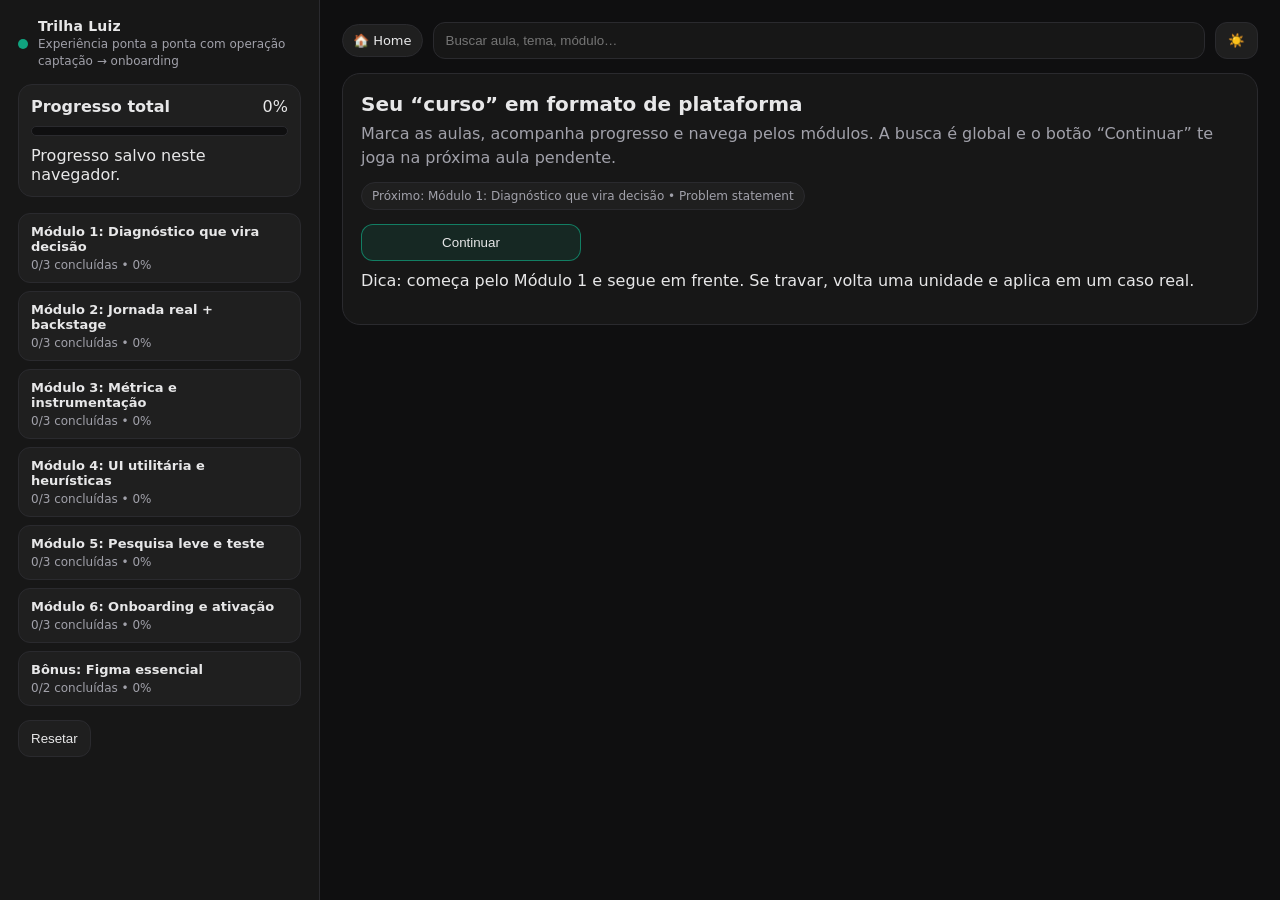
<file: index.html>
<!doctype html>
<html lang="pt-br" data-theme="dark">
<head>
  <meta charset="utf-8" />
  <meta name="viewport" content="width=device-width,initial-scale=1" />
  <title>Trilha Luiz</title>
  <link rel="stylesheet" href="assets/styles.css" />
  <script>window.PAGE_BASE = "./";</script>
</head>
<body data-page="home">
  <div class="app">
    <aside class="sidebar">
      <div class="brand">
        <span class="dot"></span>
        <div>
          <div class="h1">Trilha Luiz</div>
          <div class="sub">Experiência ponta a ponta com operação<br/>captação → onboarding</div>
        </div>
      </div>

      <div class="progressBox">
        <div class="row">
          <div style="font-weight:800;">Progresso total</div>
          <div class="pct" id="pctTotal">0%</div>
        </div>
        <div class="bar"><span id="barTotal"></span></div>
        <div class="muted" style="margin-top:10px;">Progresso salvo neste navegador.</div>
      </div>

      <div class="nav" id="nav"></div>

      <div class="sideActions">
        <button class="btn" id="resetBtn">Resetar</button>
      </div>
    </aside>

    <div class="overlay" id="overlay"></div>

    <main class="main">
      <div class="topbar">
        <div class="topbarMain">
          <div class="leftTop">
            <button class="btn icon menu" id="menuBtn" aria-label="Abrir menu">☰</button>
            <span class="chip">🏠 Home</span>
          </div>

          <div id="searchBar">
            <div class="searchWrap" id="searchWrap">
              <input class="searchInput" id="searchInput" placeholder="Buscar aula, tema, módulo…" />
              <div class="searchResults hidden" id="searchResults"></div>
            </div>
          </div>

          <div class="rightTop">
            <button class="btn icon search" id="searchBtn" aria-label="Buscar">🔎</button>
            <button class="btn" id="themeBtn">☀️ Claro</button>
          </div>
        </div>
      </div>

      <section id="homeView">
        <div class="card">
          <h1 class="title">Seu “curso” em formato de plataforma</h1>
          <p class="desc">
            Marca as aulas, acompanha progresso e navega pelos módulos. A busca é global e o botão “Continuar”
            te joga na próxima aula pendente.
          </p>

          <div class="pills">
            <span class="pill">Próximo: <span id="nextUp">-</span></span>
          </div>

          <div class="homeActions">
  <button class="btn primary" id="continueBtn">Continuar</button>
</div>

          <p class="muted" style="margin-top:10px;">
            Dica: começa pelo Módulo 1 e segue em frente. Se travar, volta uma unidade e aplica em um caso real.
          </p>
        </div>
      </section>

      <section id="moduleView" class="hidden"></section>
    </main>
  </div>

  <script src="assets/content.js"></script>
  <script src="assets/app.js"></script>
</body>
</html>
</file>
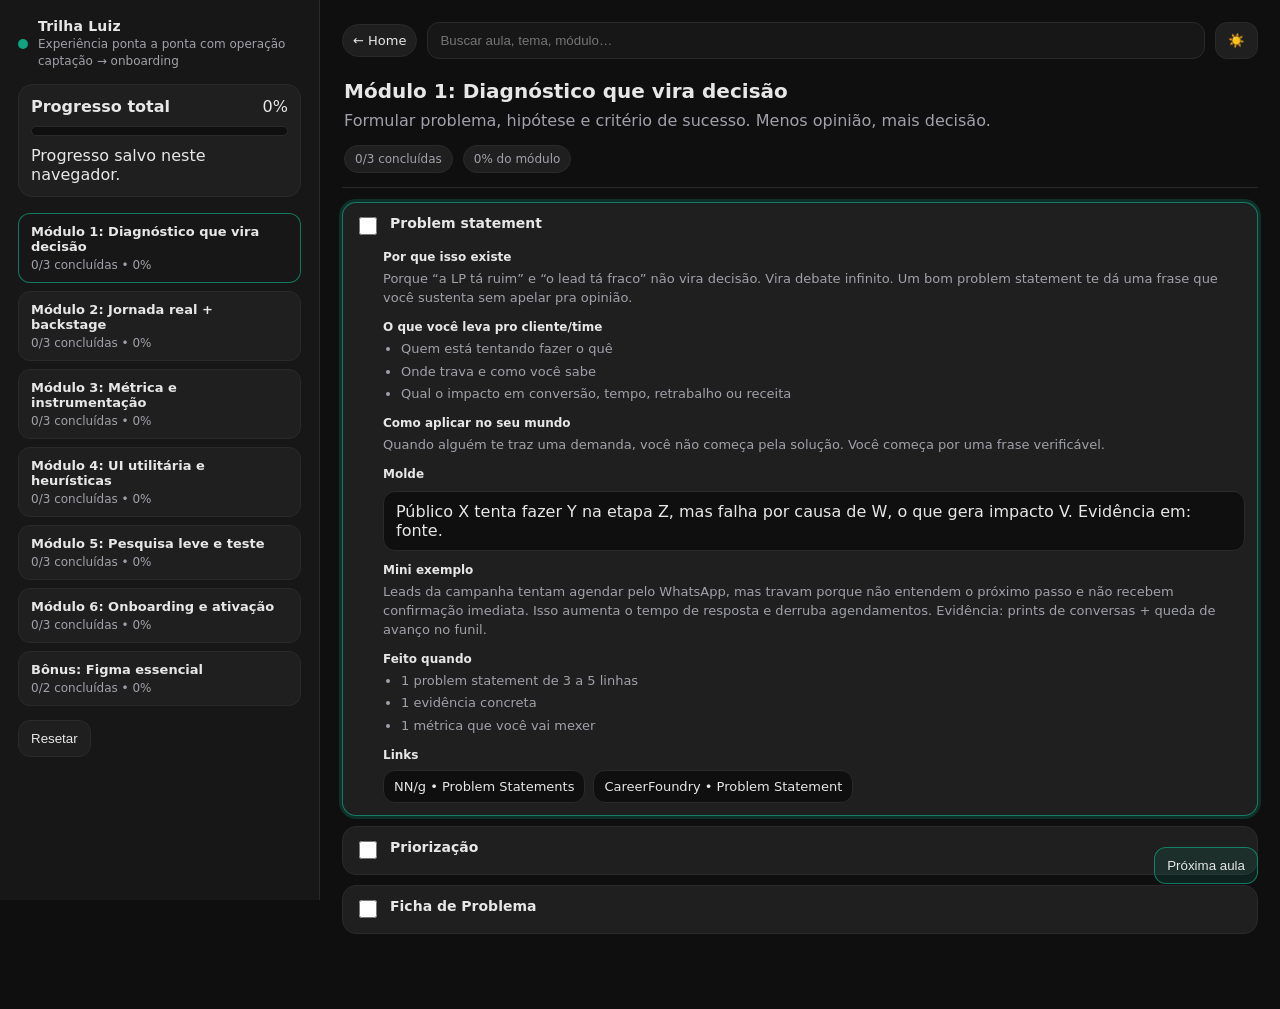
<file: m1/index.html>
<!doctype html>
<html lang="pt-br" data-theme="dark">
<head>
  <meta charset="utf-8" />
  <meta name="viewport" content="width=device-width,initial-scale=1" />
  <title>Trilha Luiz | Módulo</title>
  <link rel="stylesheet" href="../assets/styles.css" />
  <script>window.PAGE_BASE = "../";</script>
</head>
<body data-page="module" data-module="m1">
  <div class="app">
    <aside class="sidebar">
      <div class="brand">
        <span class="dot"></span>
        <div>
          <div class="h1">Trilha Luiz</div>
          <div class="sub">Experiência ponta a ponta com operação<br/>captação → onboarding</div>
        </div>
      </div>

      <div class="progressBox">
        <div class="row">
          <div style="font-weight:800;">Progresso total</div>
          <div class="pct" id="pctTotal">0%</div>
        </div>
        <div class="bar"><span id="barTotal"></span></div>
        <div class="muted" style="margin-top:10px;">Progresso salvo neste navegador.</div>
      </div>

      <div class="nav" id="nav"></div>

      <div class="sideActions">
        <button class="btn" id="resetBtn">Resetar</button>
      </div>
    </aside>

    <div class="overlay" id="overlay"></div>

    <main class="main">
      <div class="topbar">
        <div class="topbarMain">
          <div class="leftTop">
            <button class="btn icon menu" id="menuBtn" aria-label="Abrir menu">☰</button>
            <a class="chip" id="homeLink" href="../">← Home</a>
          </div>

          <div id="searchBar">
            <div class="searchWrap" id="searchWrap">
              <input class="searchInput" id="searchInput" placeholder="Buscar aula, tema, módulo…" />
              <div class="searchResults hidden" id="searchResults"></div>
            </div>
          </div>

          <div class="rightTop">
            <button class="btn icon search" id="searchBtn" aria-label="Buscar">🔎</button>
            <button class="btn" id="themeBtn">☀️ Claro</button>
          </div>
        </div>
      </div>

      <section id="moduleView">
        <header class="moduleHeader">
          <h1 class="title" id="modTitle">Carregando…</h1>
          <p class="desc" id="modDesc"></p>
          <div class="pills">
            <span class="pill" id="modMetaA">-</span>
            <span class="pill" id="modMetaB">-</span>
          </div>
        </header>

        <div id="lessons"></div>

        <div class="bottomActions">
          <button class="btn primary" id="nextBtn">Próxima aula</button>
        </div>
      </section>

      <section id="homeView" class="hidden"></section>
    </main>
  </div>

  <script src="../assets/content.js"></script>
  <script src="../assets/app.js"></script>
</body>
</html>
</file>
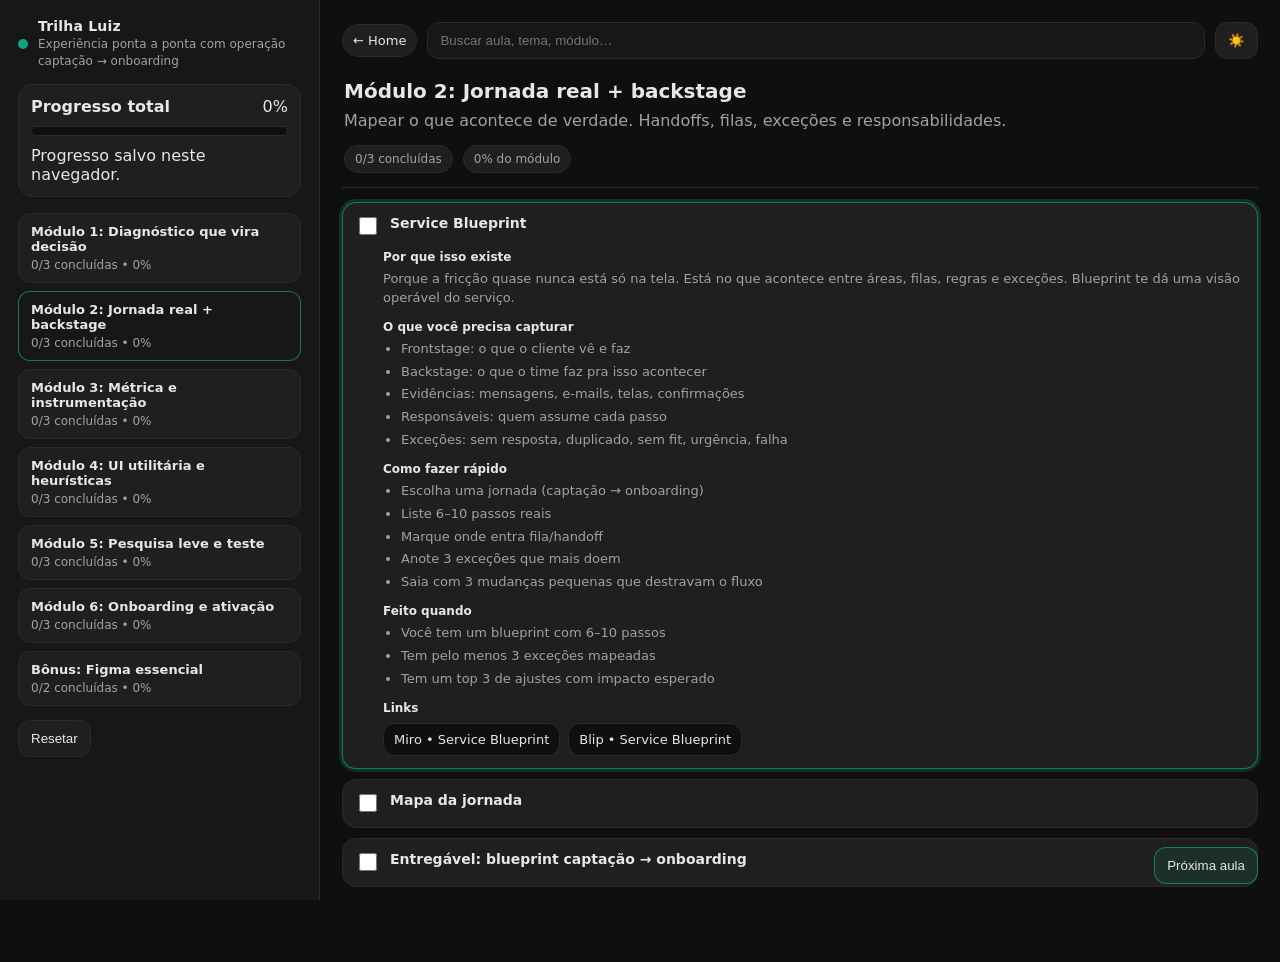
<file: m2/index.html>
<!doctype html>
<html lang="pt-br" data-theme="dark">
<head>
  <meta charset="utf-8" />
  <meta name="viewport" content="width=device-width,initial-scale=1" />
  <title>Trilha Luiz | Módulo</title>
  <link rel="stylesheet" href="../assets/styles.css" />
  <script>window.PAGE_BASE = "../";</script>
</head>
<body data-page="module" data-module="m2">
  <div class="app">
    <aside class="sidebar">
      <div class="brand">
        <span class="dot"></span>
        <div>
          <div class="h1">Trilha Luiz</div>
          <div class="sub">Experiência ponta a ponta com operação<br/>captação → onboarding</div>
        </div>
      </div>

      <div class="progressBox">
        <div class="row">
          <div style="font-weight:800;">Progresso total</div>
          <div class="pct" id="pctTotal">0%</div>
        </div>
        <div class="bar"><span id="barTotal"></span></div>
        <div class="muted" style="margin-top:10px;">Progresso salvo neste navegador.</div>
      </div>

      <div class="nav" id="nav"></div>

      <div class="sideActions">
        <button class="btn" id="resetBtn">Resetar</button>
      </div>
    </aside>

    <div class="overlay" id="overlay"></div>

    <main class="main">
      <div class="topbar">
        <div class="topbarMain">
          <div class="leftTop">
            <button class="btn icon menu" id="menuBtn" aria-label="Abrir menu">☰</button>
            <a class="chip" id="homeLink" href="../">← Home</a>
          </div>

          <div id="searchBar">
            <div class="searchWrap" id="searchWrap">
              <input class="searchInput" id="searchInput" placeholder="Buscar aula, tema, módulo…" />
              <div class="searchResults hidden" id="searchResults"></div>
            </div>
          </div>

          <div class="rightTop">
            <button class="btn icon search" id="searchBtn" aria-label="Buscar">🔎</button>
            <button class="btn" id="themeBtn">☀️ Claro</button>
          </div>
        </div>
      </div>

      <section id="moduleView">
        <header class="moduleHeader">
          <h1 class="title" id="modTitle">Carregando…</h1>
          <p class="desc" id="modDesc"></p>
          <div class="pills">
            <span class="pill" id="modMetaA">-</span>
            <span class="pill" id="modMetaB">-</span>
          </div>
        </header>

        <div id="lessons"></div>

        <div class="bottomActions">
          <button class="btn primary" id="nextBtn">Próxima aula</button>
        </div>
      </section>

      <section id="homeView" class="hidden"></section>
    </main>
  </div>

  <script src="../assets/content.js"></script>
  <script src="../assets/app.js"></script>
</body>
</html>
</file>
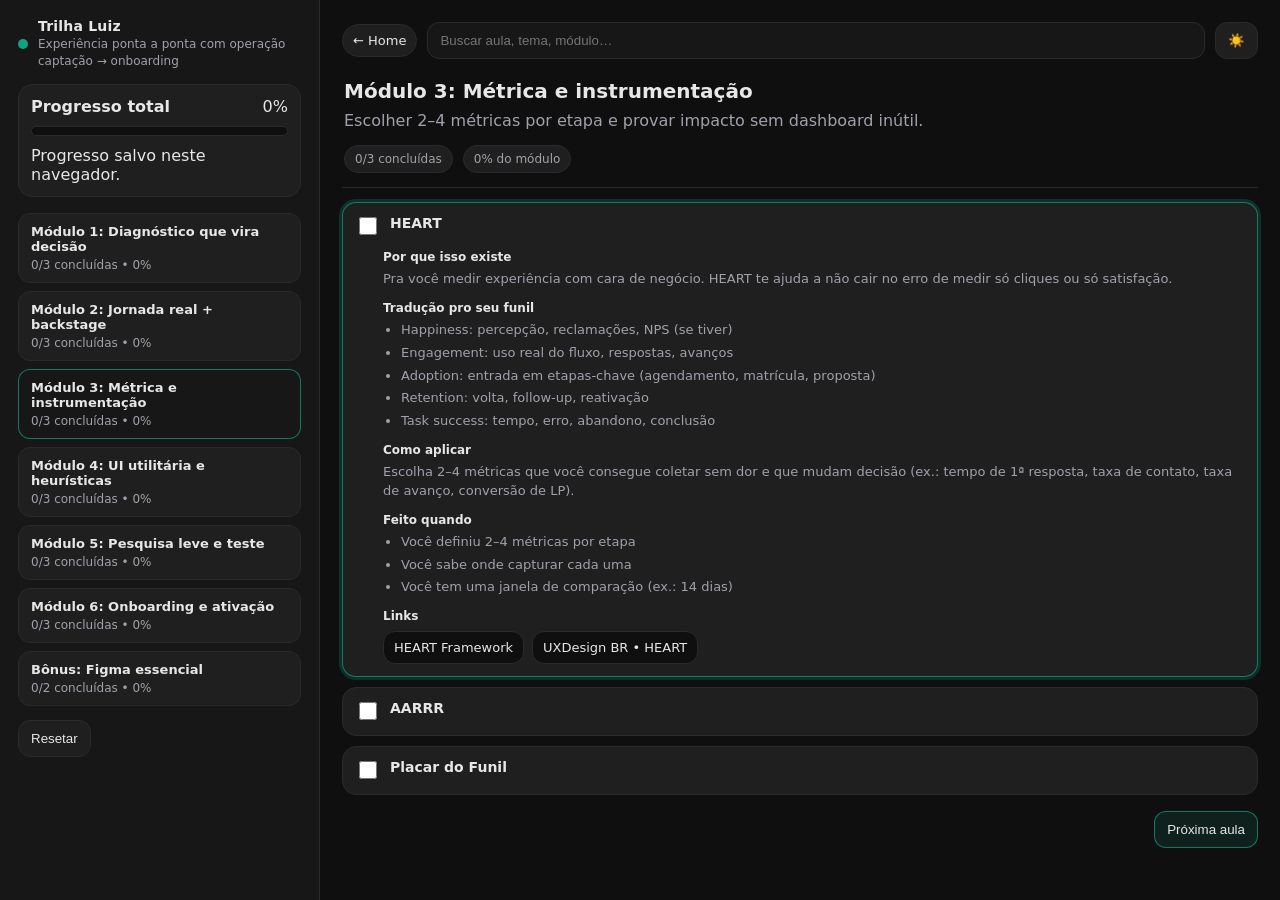
<file: m3/index.html>
<!doctype html>
<html lang="pt-br" data-theme="dark">
<head>
  <meta charset="utf-8" />
  <meta name="viewport" content="width=device-width,initial-scale=1" />
  <title>Trilha Luiz | Módulo</title>
  <link rel="stylesheet" href="../assets/styles.css" />
  <script>window.PAGE_BASE = "../";</script>
</head>
<body data-page="module" data-module="m3">
  <div class="app">
    <aside class="sidebar">
      <div class="brand">
        <span class="dot"></span>
        <div>
          <div class="h1">Trilha Luiz</div>
          <div class="sub">Experiência ponta a ponta com operação<br/>captação → onboarding</div>
        </div>
      </div>

      <div class="progressBox">
        <div class="row">
          <div style="font-weight:800;">Progresso total</div>
          <div class="pct" id="pctTotal">0%</div>
        </div>
        <div class="bar"><span id="barTotal"></span></div>
        <div class="muted" style="margin-top:10px;">Progresso salvo neste navegador.</div>
      </div>

      <div class="nav" id="nav"></div>

      <div class="sideActions">
        <button class="btn" id="resetBtn">Resetar</button>
      </div>
    </aside>

    <div class="overlay" id="overlay"></div>

    <main class="main">
      <div class="topbar">
        <div class="topbarMain">
          <div class="leftTop">
            <button class="btn icon menu" id="menuBtn" aria-label="Abrir menu">☰</button>
            <a class="chip" id="homeLink" href="../">← Home</a>
          </div>

          <div id="searchBar">
            <div class="searchWrap" id="searchWrap">
              <input class="searchInput" id="searchInput" placeholder="Buscar aula, tema, módulo…" />
              <div class="searchResults hidden" id="searchResults"></div>
            </div>
          </div>

          <div class="rightTop">
            <button class="btn icon search" id="searchBtn" aria-label="Buscar">🔎</button>
            <button class="btn" id="themeBtn">☀️ Claro</button>
          </div>
        </div>
      </div>

      <section id="moduleView">
        <header class="moduleHeader">
          <h1 class="title" id="modTitle">Carregando…</h1>
          <p class="desc" id="modDesc"></p>
          <div class="pills">
            <span class="pill" id="modMetaA">-</span>
            <span class="pill" id="modMetaB">-</span>
          </div>
        </header>

        <div id="lessons"></div>

        <div class="bottomActions">
          <button class="btn primary" id="nextBtn">Próxima aula</button>
        </div>
      </section>

      <section id="homeView" class="hidden"></section>
    </main>
  </div>

  <script src="../assets/content.js"></script>
  <script src="../assets/app.js"></script>
</body>
</html>
</file>
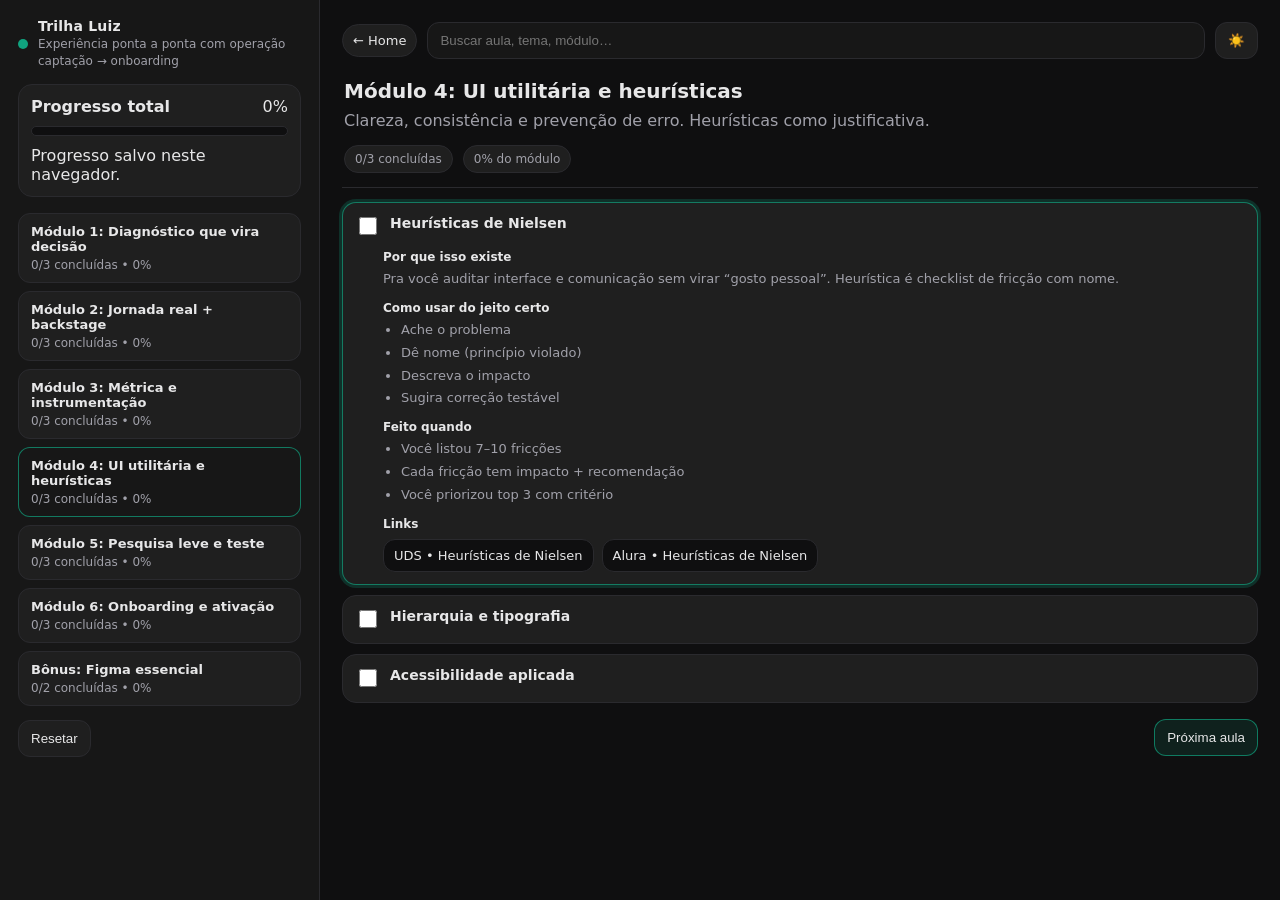
<file: m4/index.html>
<!doctype html>
<html lang="pt-br" data-theme="dark">
<head>
  <meta charset="utf-8" />
  <meta name="viewport" content="width=device-width,initial-scale=1" />
  <title>Trilha Luiz | Módulo</title>
  <link rel="stylesheet" href="../assets/styles.css" />
  <script>window.PAGE_BASE = "../";</script>
</head>
<body data-page="module" data-module="m4">
  <div class="app">
    <aside class="sidebar">
      <div class="brand">
        <span class="dot"></span>
        <div>
          <div class="h1">Trilha Luiz</div>
          <div class="sub">Experiência ponta a ponta com operação<br/>captação → onboarding</div>
        </div>
      </div>

      <div class="progressBox">
        <div class="row">
          <div style="font-weight:800;">Progresso total</div>
          <div class="pct" id="pctTotal">0%</div>
        </div>
        <div class="bar"><span id="barTotal"></span></div>
        <div class="muted" style="margin-top:10px;">Progresso salvo neste navegador.</div>
      </div>

      <div class="nav" id="nav"></div>

      <div class="sideActions">
        <button class="btn" id="resetBtn">Resetar</button>
      </div>
    </aside>

    <div class="overlay" id="overlay"></div>

    <main class="main">
      <div class="topbar">
        <div class="topbarMain">
          <div class="leftTop">
            <button class="btn icon menu" id="menuBtn" aria-label="Abrir menu">☰</button>
            <a class="chip" id="homeLink" href="../">← Home</a>
          </div>

          <div id="searchBar">
            <div class="searchWrap" id="searchWrap">
              <input class="searchInput" id="searchInput" placeholder="Buscar aula, tema, módulo…" />
              <div class="searchResults hidden" id="searchResults"></div>
            </div>
          </div>

          <div class="rightTop">
            <button class="btn icon search" id="searchBtn" aria-label="Buscar">🔎</button>
            <button class="btn" id="themeBtn">☀️ Claro</button>
          </div>
        </div>
      </div>

      <section id="moduleView">
        <header class="moduleHeader">
          <h1 class="title" id="modTitle">Carregando…</h1>
          <p class="desc" id="modDesc"></p>
          <div class="pills">
            <span class="pill" id="modMetaA">-</span>
            <span class="pill" id="modMetaB">-</span>
          </div>
        </header>

        <div id="lessons"></div>

        <div class="bottomActions">
          <button class="btn primary" id="nextBtn">Próxima aula</button>
        </div>
      </section>

      <section id="homeView" class="hidden"></section>
    </main>
  </div>

  <script src="../assets/content.js"></script>
  <script src="../assets/app.js"></script>
</body>
</html>
</file>
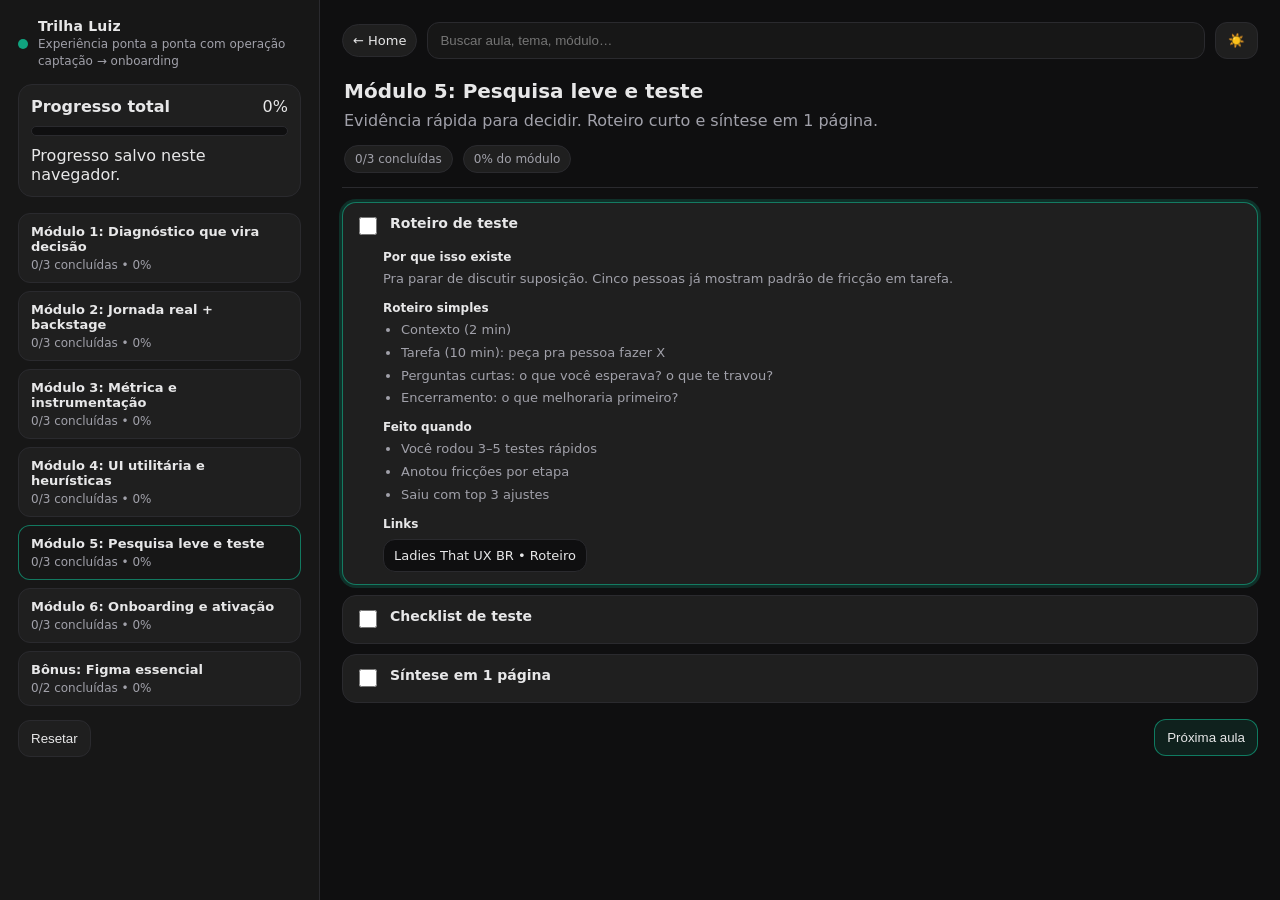
<file: m5/index.html>
<!doctype html>
<html lang="pt-br" data-theme="dark">
<head>
  <meta charset="utf-8" />
  <meta name="viewport" content="width=device-width,initial-scale=1" />
  <title>Trilha Luiz | Módulo</title>
  <link rel="stylesheet" href="../assets/styles.css" />
  <script>window.PAGE_BASE = "../";</script>
</head>
<body data-page="module" data-module="m5">
  <div class="app">
    <aside class="sidebar">
      <div class="brand">
        <span class="dot"></span>
        <div>
          <div class="h1">Trilha Luiz</div>
          <div class="sub">Experiência ponta a ponta com operação<br/>captação → onboarding</div>
        </div>
      </div>

      <div class="progressBox">
        <div class="row">
          <div style="font-weight:800;">Progresso total</div>
          <div class="pct" id="pctTotal">0%</div>
        </div>
        <div class="bar"><span id="barTotal"></span></div>
        <div class="muted" style="margin-top:10px;">Progresso salvo neste navegador.</div>
      </div>

      <div class="nav" id="nav"></div>

      <div class="sideActions">
        <button class="btn" id="resetBtn">Resetar</button>
      </div>
    </aside>

    <div class="overlay" id="overlay"></div>

    <main class="main">
      <div class="topbar">
        <div class="topbarMain">
          <div class="leftTop">
            <button class="btn icon menu" id="menuBtn" aria-label="Abrir menu">☰</button>
            <a class="chip" id="homeLink" href="../">← Home</a>
          </div>

          <div id="searchBar">
            <div class="searchWrap" id="searchWrap">
              <input class="searchInput" id="searchInput" placeholder="Buscar aula, tema, módulo…" />
              <div class="searchResults hidden" id="searchResults"></div>
            </div>
          </div>

          <div class="rightTop">
            <button class="btn icon search" id="searchBtn" aria-label="Buscar">🔎</button>
            <button class="btn" id="themeBtn">☀️ Claro</button>
          </div>
        </div>
      </div>

      <section id="moduleView">
        <header class="moduleHeader">
          <h1 class="title" id="modTitle">Carregando…</h1>
          <p class="desc" id="modDesc"></p>
          <div class="pills">
            <span class="pill" id="modMetaA">-</span>
            <span class="pill" id="modMetaB">-</span>
          </div>
        </header>

        <div id="lessons"></div>

        <div class="bottomActions">
          <button class="btn primary" id="nextBtn">Próxima aula</button>
        </div>
      </section>

      <section id="homeView" class="hidden"></section>
    </main>
  </div>

  <script src="../assets/content.js"></script>
  <script src="../assets/app.js"></script>
</body>
</html>
</file>
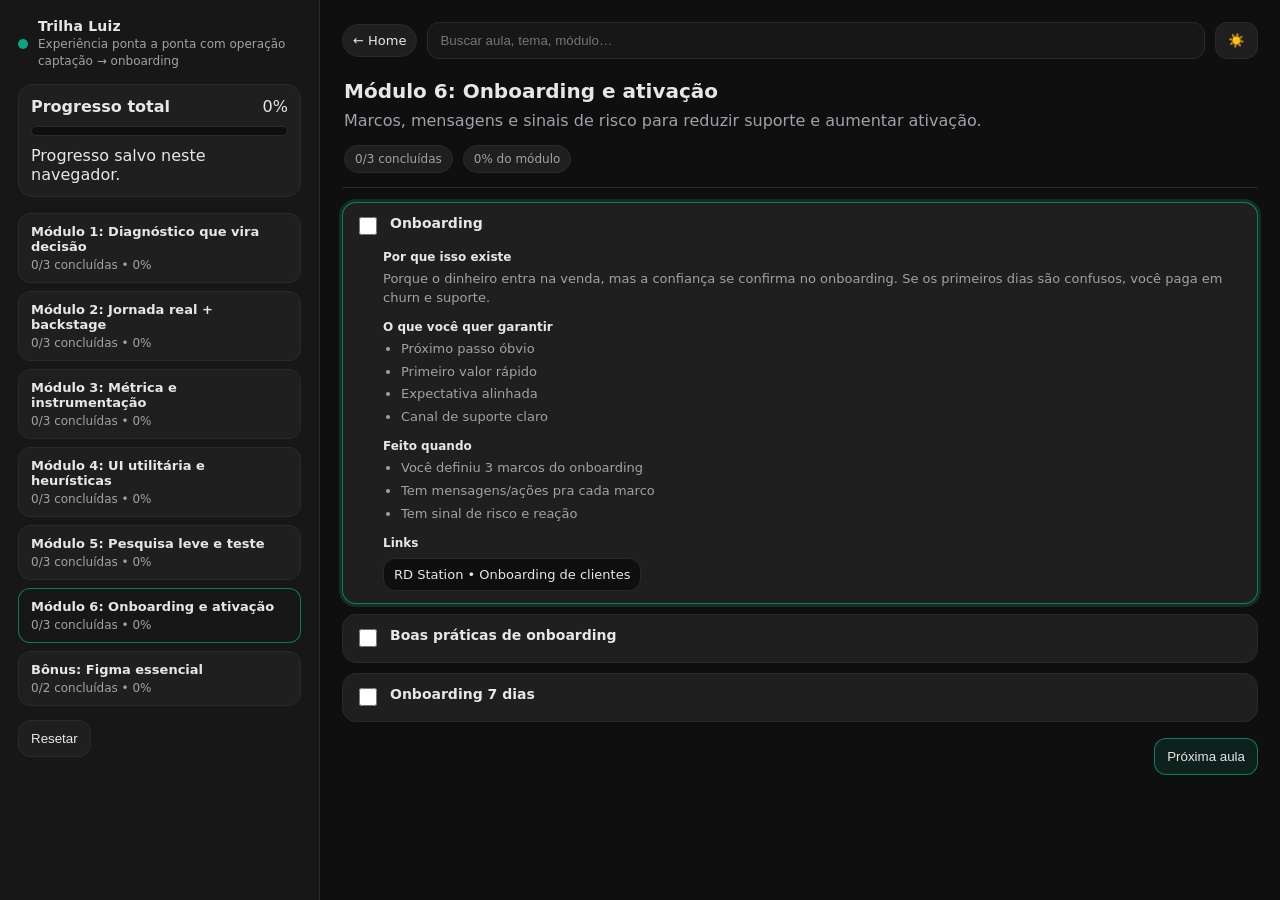
<file: m6/index.html>
<!doctype html>
<html lang="pt-br" data-theme="dark">
<head>
  <meta charset="utf-8" />
  <meta name="viewport" content="width=device-width,initial-scale=1" />
  <title>Trilha Luiz | Módulo</title>
  <link rel="stylesheet" href="../assets/styles.css" />
  <script>window.PAGE_BASE = "../";</script>
</head>
<body data-page="module" data-module="m6">
  <div class="app">
    <aside class="sidebar">
      <div class="brand">
        <span class="dot"></span>
        <div>
          <div class="h1">Trilha Luiz</div>
          <div class="sub">Experiência ponta a ponta com operação<br/>captação → onboarding</div>
        </div>
      </div>

      <div class="progressBox">
        <div class="row">
          <div style="font-weight:800;">Progresso total</div>
          <div class="pct" id="pctTotal">0%</div>
        </div>
        <div class="bar"><span id="barTotal"></span></div>
        <div class="muted" style="margin-top:10px;">Progresso salvo neste navegador.</div>
      </div>

      <div class="nav" id="nav"></div>

      <div class="sideActions">
        <button class="btn" id="resetBtn">Resetar</button>
      </div>
    </aside>

    <div class="overlay" id="overlay"></div>

    <main class="main">
      <div class="topbar">
        <div class="topbarMain">
          <div class="leftTop">
            <button class="btn icon menu" id="menuBtn" aria-label="Abrir menu">☰</button>
            <a class="chip" id="homeLink" href="../">← Home</a>
          </div>

          <div id="searchBar">
            <div class="searchWrap" id="searchWrap">
              <input class="searchInput" id="searchInput" placeholder="Buscar aula, tema, módulo…" />
              <div class="searchResults hidden" id="searchResults"></div>
            </div>
          </div>

          <div class="rightTop">
            <button class="btn icon search" id="searchBtn" aria-label="Buscar">🔎</button>
            <button class="btn" id="themeBtn">☀️ Claro</button>
          </div>
        </div>
      </div>

      <section id="moduleView">
        <header class="moduleHeader">
          <h1 class="title" id="modTitle">Carregando…</h1>
          <p class="desc" id="modDesc"></p>
          <div class="pills">
            <span class="pill" id="modMetaA">-</span>
            <span class="pill" id="modMetaB">-</span>
          </div>
        </header>

        <div id="lessons"></div>

        <div class="bottomActions">
          <button class="btn primary" id="nextBtn">Próxima aula</button>
        </div>
      </section>

      <section id="homeView" class="hidden"></section>
    </main>
  </div>

  <script src="../assets/content.js"></script>
  <script src="../assets/app.js"></script>
</body>
</html>
</file>
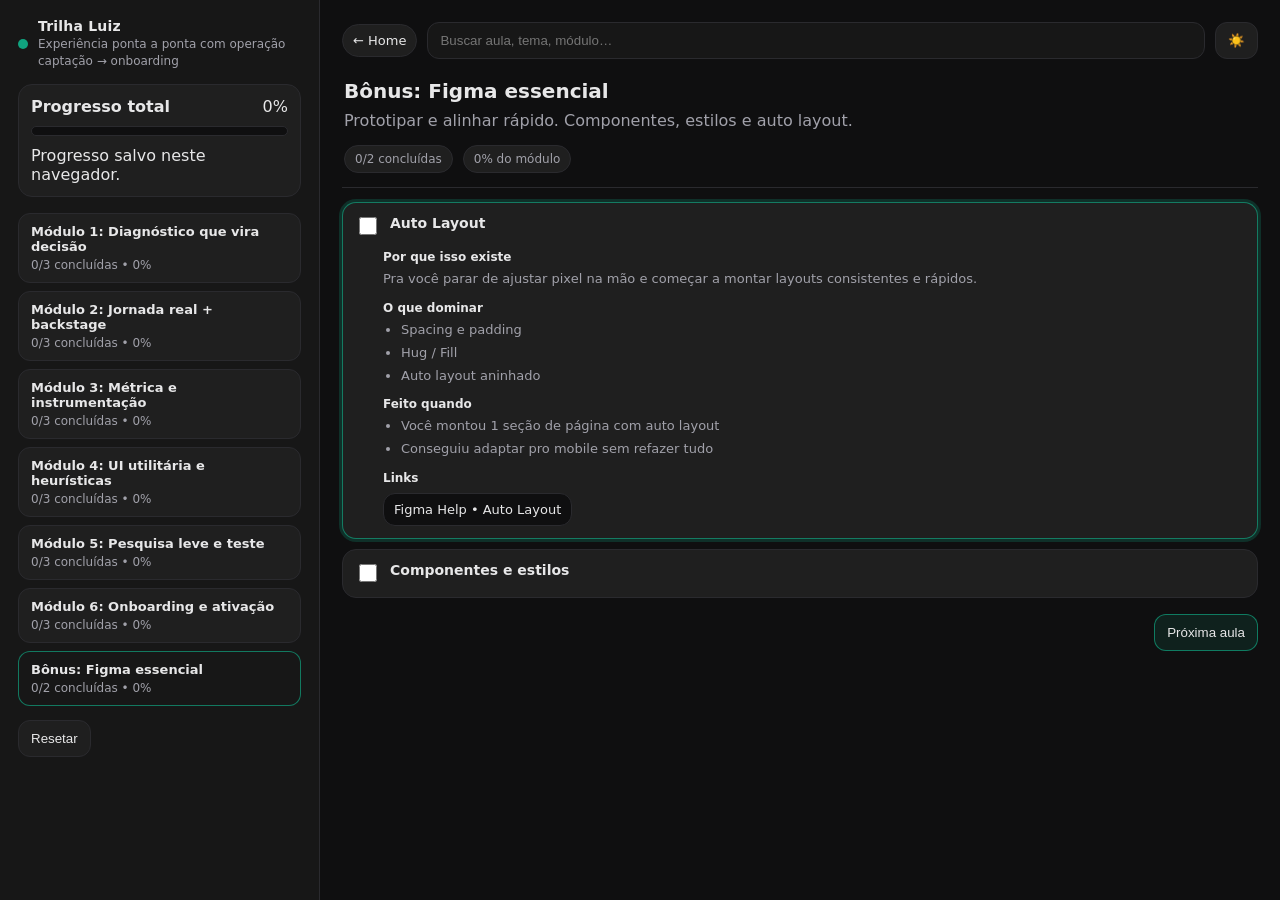
<file: m7/index.html>
<!doctype html>
<html lang="pt-br" data-theme="dark">
<head>
  <meta charset="utf-8" />
  <meta name="viewport" content="width=device-width,initial-scale=1" />
  <title>Trilha Luiz | Módulo</title>
  <link rel="stylesheet" href="../assets/styles.css" />
  <script>window.PAGE_BASE = "../";</script>
</head>
<body data-page="module" data-module="m7">
  <div class="app">
    <aside class="sidebar">
      <div class="brand">
        <span class="dot"></span>
        <div>
          <div class="h1">Trilha Luiz</div>
          <div class="sub">Experiência ponta a ponta com operação<br/>captação → onboarding</div>
        </div>
      </div>

      <div class="progressBox">
        <div class="row">
          <div style="font-weight:800;">Progresso total</div>
          <div class="pct" id="pctTotal">0%</div>
        </div>
        <div class="bar"><span id="barTotal"></span></div>
        <div class="muted" style="margin-top:10px;">Progresso salvo neste navegador.</div>
      </div>

      <div class="nav" id="nav"></div>

      <div class="sideActions">
        <button class="btn" id="resetBtn">Resetar</button>
      </div>
    </aside>

    <div class="overlay" id="overlay"></div>

    <main class="main">
      <div class="topbar">
        <div class="topbarMain">
          <div class="leftTop">
            <button class="btn icon menu" id="menuBtn" aria-label="Abrir menu">☰</button>
            <a class="chip" id="homeLink" href="../">← Home</a>
          </div>

          <div id="searchBar">
            <div class="searchWrap" id="searchWrap">
              <input class="searchInput" id="searchInput" placeholder="Buscar aula, tema, módulo…" />
              <div class="searchResults hidden" id="searchResults"></div>
            </div>
          </div>

          <div class="rightTop">
            <button class="btn icon search" id="searchBtn" aria-label="Buscar">🔎</button>
            <button class="btn" id="themeBtn">☀️ Claro</button>
          </div>
        </div>
      </div>

      <section id="moduleView">
        <header class="moduleHeader">
          <h1 class="title" id="modTitle">Carregando…</h1>
          <p class="desc" id="modDesc"></p>
          <div class="pills">
            <span class="pill" id="modMetaA">-</span>
            <span class="pill" id="modMetaB">-</span>
          </div>
        </header>

        <div id="lessons"></div>

        <div class="bottomActions">
          <button class="btn primary" id="nextBtn">Próxima aula</button>
        </div>
      </section>

      <section id="homeView" class="hidden"></section>
    </main>
  </div>

  <script src="../assets/content.js"></script>
  <script src="../assets/app.js"></script>
</body>
</html>
</file>
<file: assets/styles.css>
:root {
  --radius-lg: 18px;
  --radius-md: 14px;
  --radius-sm: 12px;

  --shadow: 0 16px 40px rgba(0,0,0,.35);
  --ring: 0 0 0 3px rgba(16,163,127,.22);
}

/* Dark: vibe ChatGPT */
html[data-theme="dark"] {
  --bg: #0f0f10;
  --panel: #171717;
  --panel2: #1f1f1f;

  --text: #e7e7e8;
  --muted: #a1a1aa;

  --line: #2a2a2e;
  --lineHover: #3a3a40;

  --accent: #10a37f;

  --chip: #1f1f1f;
  --chipText: #e7e7e8;

  --btn: #1f1f1f;
  --btnHover: #262626;
}

/* Light */
html[data-theme="light"] {
  --bg: #f6f7fb;
  --panel: #ffffff;
  --panel2: #f4f6fb;

  --text: #0e1220;
  --muted: #58627a;

  --line: #e5e8f0;
  --lineHover: #cfd6e6;

  --accent: #006dff;

  --chip: #f0f3fa;
  --chipText: #0e1220;

  --btn: #ffffff;
  --btnHover: #f2f5fb;
}

* { box-sizing: border-box; }
body {
  margin: 0;
  font-family: ui-sans-serif, system-ui, -apple-system, Segoe UI, Roboto, Arial;
  background: var(--bg);
  color: var(--text);
}

a { color: var(--accent); text-decoration: none; }
.hidden { display: none !important; }

/* Layout */
.app {
  display: grid;
  grid-template-columns: 320px 1fr;
  min-height: 100vh;
}

.sidebar {
  border-right: 1px solid var(--line);
  background: var(--panel);
  padding: 18px;
  position: sticky;
  top: 0;
  height: 100vh;
  overflow: auto;
}

.brand {
  display: flex;
  gap: 10px;
  align-items: center;
  margin-bottom: 14px;
}
.dot {
  width: 10px;
  height: 10px;
  border-radius: 999px;
  background: var(--accent);
}
.h1 { font-weight: 800; font-size: 14px; letter-spacing: .2px; }
.sub { color: var(--muted); font-size: 12px; margin-top: 2px; line-height: 1.4; }

.progressBox {
  margin-top: 14px;
  padding: 12px;
  border: 1px solid var(--line);
  border-radius: var(--radius-md);
  background: var(--panel2);
}
.row { display:flex; justify-content: space-between; gap: 10px; align-items:center; }
.pct { font-variant-numeric: tabular-nums; }

.bar {
  width: 100%;
  height: 10px;
  background: var(--bg);
  border: 1px solid var(--line);
  border-radius: 999px;
  margin-top: 10px;
  overflow: hidden;
}
.bar > span { display:block; height: 100%; width: 0%; background: var(--accent); }

.nav {
  margin-top: 16px;
  display:flex;
  flex-direction: column;
  gap: 8px;
}
.nav a {
  display:block;
  border: 1px solid var(--line);
  background: var(--panel2);
  color: var(--text);
  padding: 10px 12px;
  border-radius: var(--radius-sm);
  transition: .15s;
}
.nav a:hover { border-color: var(--lineHover); }
.nav a.active {
  border-color: rgba(16,163,127,.7);
  background: var(--panel);
}
.nav .meta { color: var(--muted); font-size: 12px; margin-top: 4px; }

.sideActions {
  display:flex;
  gap: 10px;
  flex-wrap: wrap;
  margin-top: 14px;
}

.btn {
  border: 1px solid var(--line);
  background: var(--btn);
  color: var(--text);
  padding: 10px 12px;
  border-radius: var(--radius-sm);
  cursor: pointer;
}
.btn:hover { border-color: var(--lineHover); background: var(--btnHover); }

.btn.primary {
  border-color: rgba(16,163,127,.7);
  background: rgba(16,163,127,.12);
}
.btn.primary:hover { background: rgba(16,163,127,.18); }

.btn.icon { padding: 10px 12px; line-height: 1; }

/* Conteúdo */
.main {
  padding: 22px;
  max-width: 980px;
  width: 100%;
}

/* Cabeçalho (desktop + mobile) */
.topbar { margin-bottom: 14px; }

.topbarMain {
  display:flex;
  gap: 10px;
  align-items:center;
  justify-content: space-between;
  flex-wrap: wrap;
}

.leftTop {
  display:flex;
  gap: 10px;
  align-items:center;
  flex-wrap: wrap;
}

.rightTop {
  display:flex;
  gap: 10px;
  align-items:center;
}

.chip {
  display:inline-flex;
  gap: 8px;
  align-items:center;
  padding: 8px 10px;
  border-radius: 999px;
  border: 1px solid var(--line);
  background: var(--chip);
  color: var(--chipText);
  font-size: 13px;
}

/* Search */
#searchBar { flex: 1; min-width: 280px; }
.searchWrap { position: relative; width: 100%; }

.searchInput {
  width: 100%;
  padding: 10px 12px;
  border-radius: var(--radius-sm);
  border: 1px solid var(--line);
  background: var(--panel);
  color: var(--text);
  outline: none;
}
.searchInput:focus {
  border-color: rgba(16,163,127,.7);
  box-shadow: var(--ring);
}

.searchResults {
  position: absolute;
  top: calc(100% + 8px);
  left: 0;
  right: 0;
  border: 1px solid var(--line);
  background: var(--panel);
  border-radius: var(--radius-md);
  overflow: hidden;
  box-shadow: var(--shadow);
  z-index: 50;
  max-height: 340px;
  overflow: auto;
}

.searchResults a {
  display:block;
  padding: 10px 12px;
  border-top: 1px solid var(--line);
  color: var(--text);
}
.searchResults a:first-child { border-top: 0; }
.searchResults a:hover { background: var(--panel2); }
.searchResults .small { color: var(--muted); font-size: 12px; margin-top: 4px; }

.card {
  border: 1px solid var(--line);
  background: var(--panel);
  border-radius: var(--radius-lg);
  padding: 18px;
  margin-bottom: 14px;
}

.title { font-size: 20px; font-weight: 850; margin: 0 0 6px; }
.desc { color: var(--muted); margin: 0 0 12px; line-height: 1.5; }

.pills { display:flex; gap: 10px; flex-wrap: wrap; margin-top: 10px; }
.pill {
  display:inline-block;
  padding: 6px 10px;
  border-radius: 999px;
  border: 1px solid var(--line);
  color: var(--muted);
  font-size: 12px;
  background: var(--panel2);
}

/* Header do módulo (sem card) */
.moduleHeader {
  padding: 6px 2px 14px;
  border-bottom: 1px solid var(--line);
  margin-bottom: 14px;
}

/* Aulas */
.lesson {
  padding: 12px;
  border: 1px solid var(--line);
  border-radius: var(--radius-md);
  background: var(--panel2);
  margin-top: 10px;
  scroll-margin-top: 110px;
  cursor: pointer;
}
.lesson.active {
  border-color: rgba(16,163,127,.7);
  box-shadow: var(--ring);
}
.lessonTop { display:flex; gap: 10px; align-items:flex-start; }
.lesson input[type="checkbox"] {
  width: 18px;
  height: 18px;
  margin-top: 2px;
  accent-color: var(--accent);
  cursor: pointer;
}
.lesson h3 { margin: 0; font-size: 14px; }
.lesson p { margin: 6px 0 0; color: var(--muted); font-size: 13px; line-height: 1.45; }

.links { margin-top: 8px; display:flex; flex-wrap: wrap; gap: 8px; }
.link {
  display:inline-block;
  padding: 8px 10px;
  border-radius: var(--radius-sm);
  border: 1px solid var(--line);
  background: var(--bg);
  color: var(--text);
  font-size: 13px;
  cursor: pointer;
}

.bottomActions {
  position: sticky;
  bottom: 16px;
  display:flex;
  gap: 10px;
  justify-content: flex-end;
  margin-top: 16px;
}

/* Overlay do menu mobile */
.overlay {
  position: fixed;
  inset: 0;
  background: rgba(0,0,0,.45);
  opacity: 0;
  pointer-events: none;
  transition: .2s;
  z-index: 90;
}
body.menu-open .overlay {
  opacity: 1;
  pointer-events: auto;
}

/* Mobile */
@media (max-width: 900px) {
  .app { grid-template-columns: 1fr; }
  .main { padding: 18px; }

  /* Sidebar vira drawer */
  .sidebar {
    position: fixed;
    top: 0;
    left: 0;
    bottom: 0;
    height: 100vh;
    width: 86vw;
    max-width: 340px;
    transform: translateX(-110%);
    transition: transform .2s ease;
    z-index: 100;
    border-right: 1px solid var(--line);
  }
  body.menu-open .sidebar { transform: translateX(0); }

  /* Search no mobile: vira ícone e abre em linha separada */
  #searchBar {
    display: none;
    order: 3;
    flex: 0 0 100%;
    margin-top: 10px;
    min-width: 0;
  }
  body.search-open #searchBar { display: block; }

  /* Botões no topo */
  .btn.icon.menu { display: inline-flex; }
  .btn.icon.search { display: inline-flex; }

  /* Next button fixo, sem cobrir conteúdo */
  #lessons { padding-bottom: 92px; }
  .bottomActions {
    position: fixed;
    left: 18px;
    right: 18px;
    bottom: calc(18px + env(safe-area-inset-bottom));
    justify-content: stretch;
    z-index: 60;
  }
  .bottomActions .btn { width: 100%; }
}

/* Desktop */
@media (min-width: 901px) {
  .btn.icon.menu { display: none; }
  .btn.icon.search { display: none; }
  #searchBar { display: block; }
}

/* Conteúdo interno das aulas */
.lessonBody {
  margin-top: 10px;
  padding-left: 28px; /* alinha com o texto depois do checkbox */
}

.lessonBody h4 {
  margin: 12px 0 6px;
  font-size: 12px;
  font-weight: 800;
  color: var(--text);
}

.lessonBody p {
  margin: 6px 0 0;
  color: var(--muted);
  font-size: 13px;
  line-height: 1.45;
}

.lessonBody ul {
  margin: 6px 0 0 18px;
  padding: 0;
  color: var(--muted);
  font-size: 13px;
  line-height: 1.45;
}

.lessonBody li { margin: 4px 0; }

.lessonBody blockquote {
  margin: 10px 0 0;
  padding: 10px 12px;
  border: 1px solid var(--line);
  border-radius: var(--radius-sm);
  background: var(--bg);
  color: var(--text);
}

/* Mobile: só a aula ativa fica aberta */
@media (max-width: 900px) {
  .lessonBody { display: none; }
  .lesson.active .lessonBody { display: block; }
}

/* Colapsar conteúdo por padrão (desktop + mobile): só a aula ativa abre */
.lessonBody { display: none; }
.lesson.active .lessonBody { display: block; }

/* Melhorar barra do botão no mobile (sem transparência, com padding e sem sobrepor) */
@media (max-width: 900px) {
  #lessons { padding-bottom: 150px; }

  .bottomActions {
    position: fixed;
    left: 12px;
    right: 12px;
    bottom: calc(12px + env(safe-area-inset-bottom));
    padding: 10px;
    background: var(--panel);
    border: 1px solid var(--line);
    border-radius: var(--radius-md);
    box-shadow: var(--shadow);
    z-index: 60;
  }

  .bottomActions .btn { width: 100%; }
}

/* Home: CTA sem herdar estilo de barra fixa do mobile */
.homeActions {
  margin-top: 14px;
  display: flex;
  justify-content: flex-start;
}

.homeActions .btn {
  width: 100%;
}

/* No desktop, pode ficar menos "gigante" */
@media (min-width: 901px) {
  .homeActions .btn {
    width: auto;
    min-width: 220px;
  }
}

/* Segurança: se ainda existir bottomActions dentro da Home, neutraliza */
body[data-page="home"] .bottomActions {
  position: relative !important;
  left: auto !important;
  right: auto !important;
  bottom: auto !important;
  padding: 0 !important;
  background: transparent !important;
  border: none !important;
  box-shadow: none !important;
}
</file>
